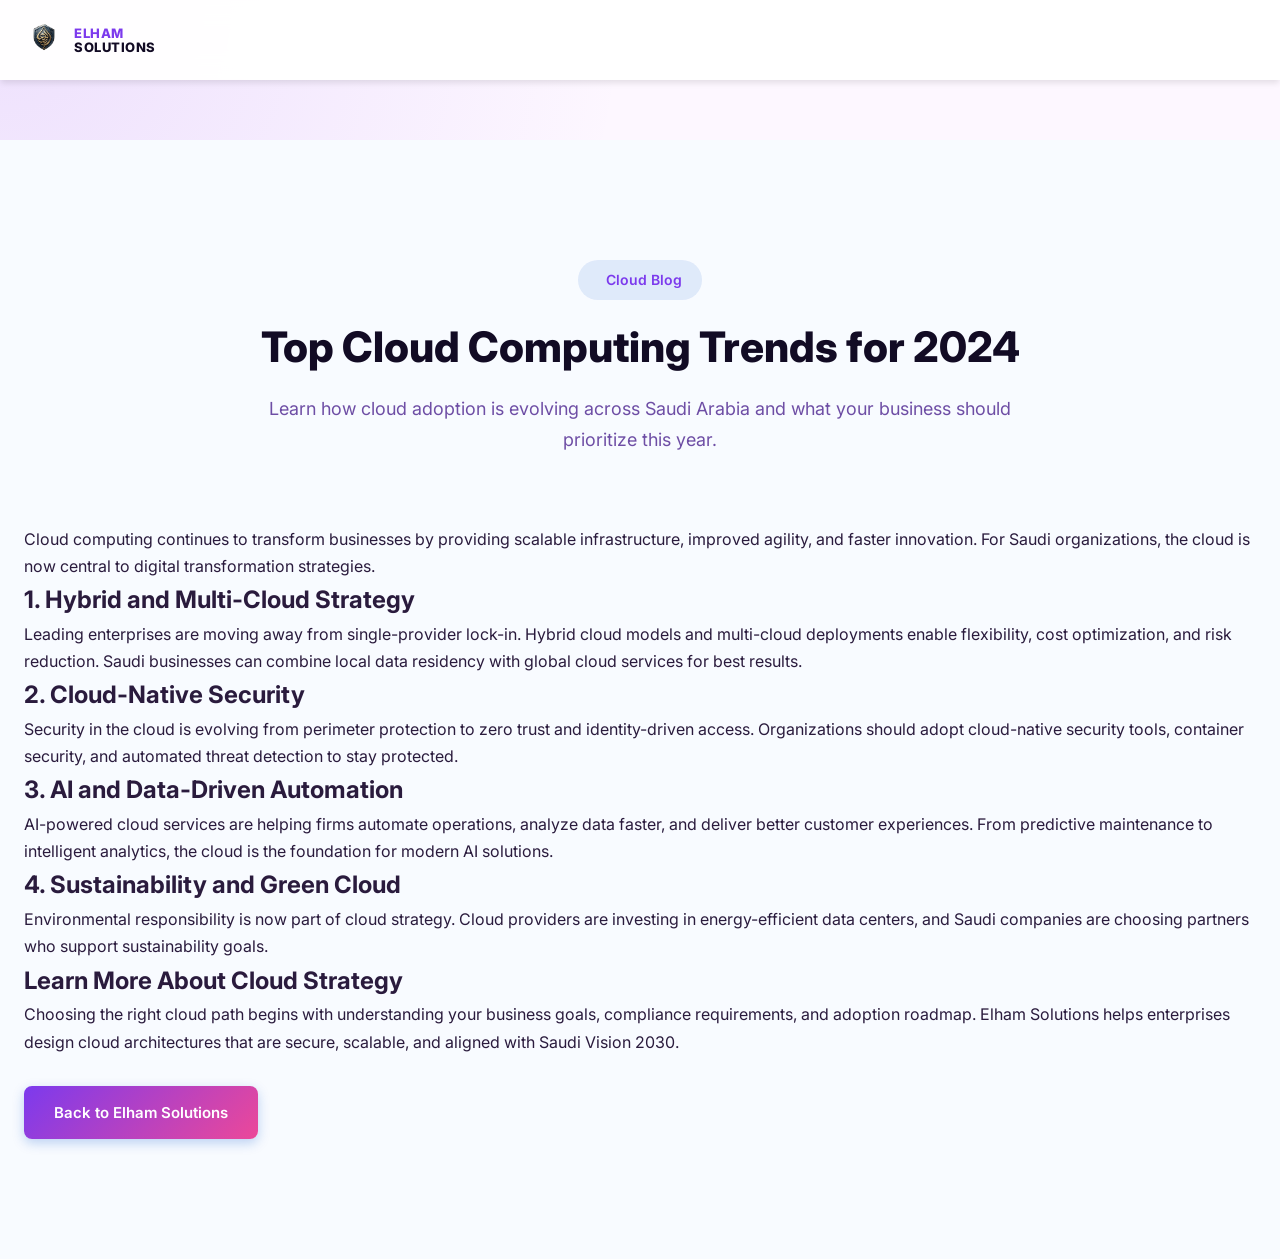
<file: blog-cloud-computing-trends.html>
<!DOCTYPE html>
<html lang="en" dir="ltr">
<head>
    <meta charset="UTF-8">
    <meta name="viewport" content="width=device-width, initial-scale=1.0">
    <title>Top Cloud Computing Trends for 2024 | Elham Solutions</title>
    <meta name="description" content="Discover the top cloud computing trends for 2024 and how Saudi businesses can leverage cloud technologies for growth, efficiency, and security.">
    <link rel="icon" href="images/logo/main-logo.png">
    <link href="https://fonts.googleapis.com/css2?family=Inter:wght@300;400;500;600;700;800;900&family=Tajawal:wght@300;400;500;700;800;900&display=swap" rel="stylesheet">
    <link rel="stylesheet" href="css/main.css">
    <link rel="stylesheet" href="css/responsive.css">
</head>
<body>
    <header class="header scrolled">
        <div class="header-main">
            <div class="container">
                <div class="nav-container">
                    <a href="index.html" class="logo">
                        <img src="images/logo/main-logo.png" alt="Elham Solutions" class="main-logo">
                        <div class="logo-text"><span>ELHAM</span> SOLUTIONS</div>
                    </a>
                </div>
            </div>
        </div>
    </header>

    <main style="padding-top: 140px;">
        <section class="section-padding" style="background: #f8fbff; padding-top: 120px; padding-bottom: 120px;">
            <div class="container">
                <div class="section-header" data-aos="fade-up">
                    <div class="section-badge"><i class="fas fa-cloud"></i><span>Cloud Blog</span></div>
                    <h1 class="section-title">Top Cloud Computing Trends for 2024</h1>
                    <p class="section-description">Learn how cloud adoption is evolving across Saudi Arabia and what your business should prioritize this year.</p>
                </div>

                <div class="blog-article" style="margin-top: 40px;">
                    <p>Cloud computing continues to transform businesses by providing scalable infrastructure, improved agility, and faster innovation. For Saudi organizations, the cloud is now central to digital transformation strategies.</p>
                    <h2>1. Hybrid and Multi-Cloud Strategy</h2>
                    <p>Leading enterprises are moving away from single-provider lock-in. Hybrid cloud models and multi-cloud deployments enable flexibility, cost optimization, and risk reduction. Saudi businesses can combine local data residency with global cloud services for best results.</p>
                    <h2>2. Cloud-Native Security</h2>
                    <p>Security in the cloud is evolving from perimeter protection to zero trust and identity-driven access. Organizations should adopt cloud-native security tools, container security, and automated threat detection to stay protected.</p>
                    <h2>3. AI and Data-Driven Automation</h2>
                    <p>AI-powered cloud services are helping firms automate operations, analyze data faster, and deliver better customer experiences. From predictive maintenance to intelligent analytics, the cloud is the foundation for modern AI solutions.</p>
                    <h2>4. Sustainability and Green Cloud</h2>
                    <p>Environmental responsibility is now part of cloud strategy. Cloud providers are investing in energy-efficient data centers, and Saudi companies are choosing partners who support sustainability goals.</p>
                    <h2 id="learn-more">Learn More About Cloud Strategy</h2>
                    <p>Choosing the right cloud path begins with understanding your business goals, compliance requirements, and adoption roadmap. Elham Solutions helps enterprises design cloud architectures that are secure, scalable, and aligned with Saudi Vision 2030.</p>
                    <a href="index.html#portfolio" class="btn btn-primary" style="margin-top: 30px; display: inline-flex; align-items: center; gap: 10px;">Back to Elham Solutions</a>
                </div>
            </div>
        </section>
    </main>
</body>
</html>
</file>
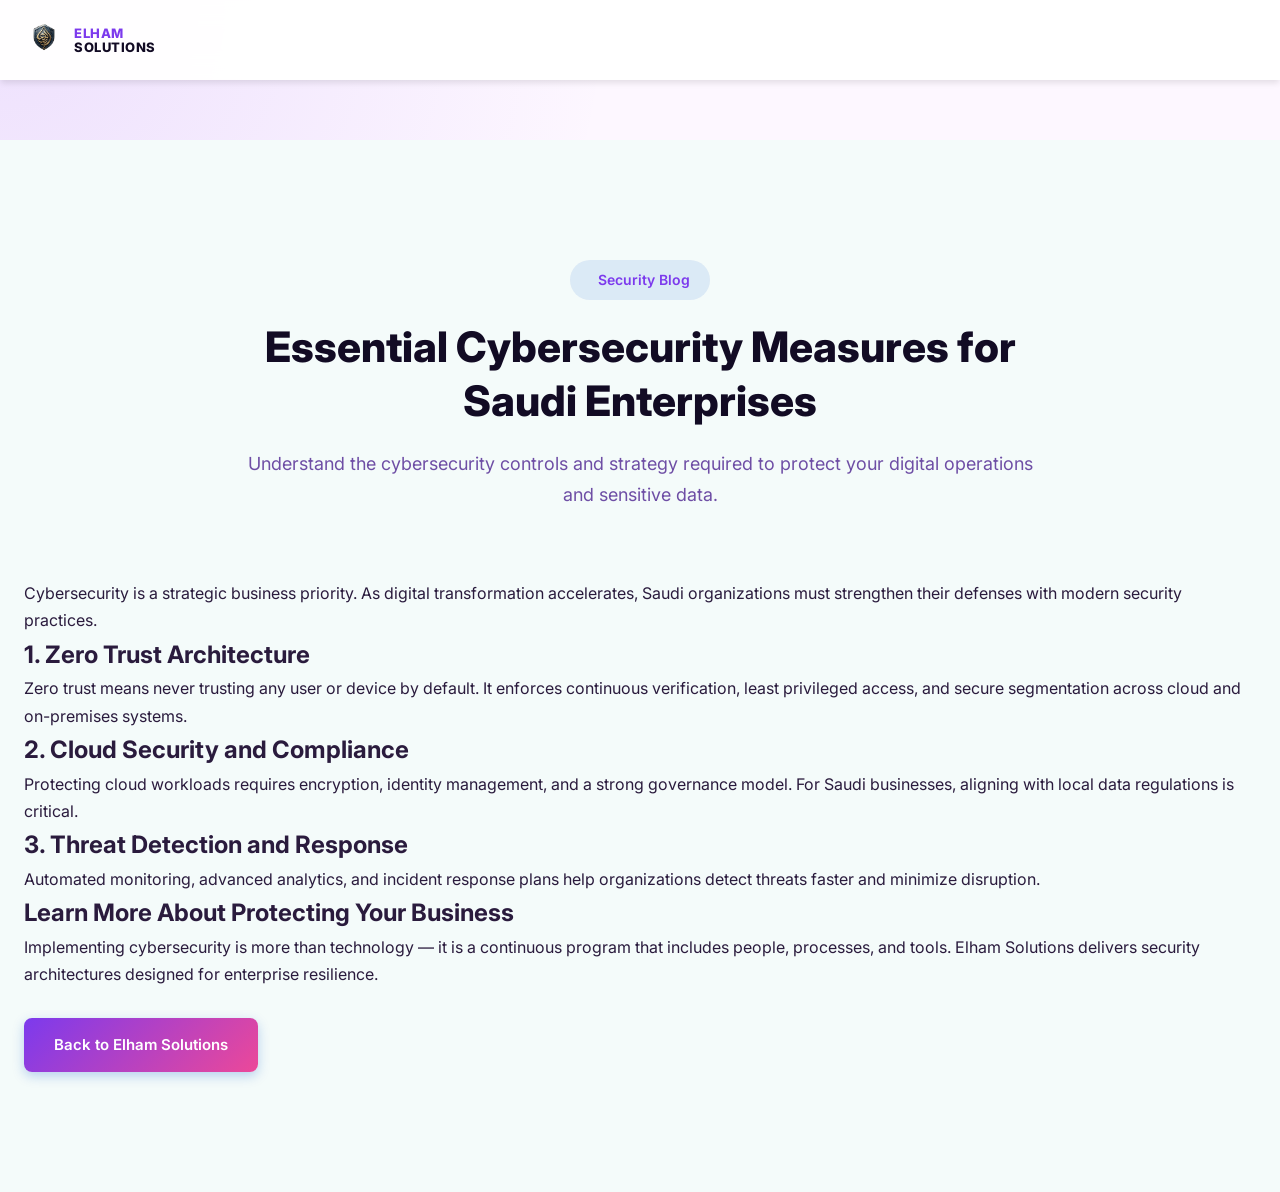
<file: blog-cybersecurity-measures.html>
<!DOCTYPE html>
<html lang="en" dir="ltr">
<head>
    <meta charset="UTF-8">
    <meta name="viewport" content="width=device-width, initial-scale=1.0">
    <title>Essential Cybersecurity Measures | Elham Solutions</title>
    <meta name="description" content="Explore essential cybersecurity measures for Saudi businesses, including best practices for protecting data, systems, and operations from cyber threats.">
    <link rel="icon" href="images/logo/main-logo.png">
    <link href="https://fonts.googleapis.com/css2?family=Inter:wght@300;400;500;600;700;800;900&family=Tajawal:wght@300;400;500;700;800;900&display=swap" rel="stylesheet">
    <link rel="stylesheet" href="css/main.css">
    <link rel="stylesheet" href="css/responsive.css">
</head>
<body>
    <header class="header scrolled">
        <div class="header-main">
            <div class="container">
                <div class="nav-container">
                    <a href="index.html" class="logo">
                        <img src="images/logo/main-logo.png" alt="Elham Solutions" class="main-logo">
                        <div class="logo-text"><span>ELHAM</span> SOLUTIONS</div>
                    </a>
                </div>
            </div>
        </div>
    </header>

    <main style="padding-top: 140px;">
        <section class="section-padding" style="background: #f4fbfa; padding-top: 120px; padding-bottom: 120px;">
            <div class="container">
                <div class="section-header" data-aos="fade-up">
                    <div class="section-badge"><i class="fas fa-shield-alt"></i><span>Security Blog</span></div>
                    <h1 class="section-title">Essential Cybersecurity Measures for Saudi Enterprises</h1>
                    <p class="section-description">Understand the cybersecurity controls and strategy required to protect your digital operations and sensitive data.</p>
                </div>

                <div class="blog-article" style="margin-top: 40px;">
                    <p>Cybersecurity is a strategic business priority. As digital transformation accelerates, Saudi organizations must strengthen their defenses with modern security practices.</p>
                    <h2>1. Zero Trust Architecture</h2>
                    <p>Zero trust means never trusting any user or device by default. It enforces continuous verification, least privileged access, and secure segmentation across cloud and on-premises systems.</p>
                    <h2>2. Cloud Security and Compliance</h2>
                    <p>Protecting cloud workloads requires encryption, identity management, and a strong governance model. For Saudi businesses, aligning with local data regulations is critical.</p>
                    <h2>3. Threat Detection and Response</h2>
                    <p>Automated monitoring, advanced analytics, and incident response plans help organizations detect threats faster and minimize disruption.</p>
                    <h2 id="learn-more">Learn More About Protecting Your Business</h2>
                    <p>Implementing cybersecurity is more than technology — it is a continuous program that includes people, processes, and tools. Elham Solutions delivers security architectures designed for enterprise resilience.</p>
                    <a href="index.html#services" class="btn btn-primary" style="margin-top: 30px; display: inline-flex; align-items: center; gap: 10px;">Back to Elham Solutions</a>
                </div>
            </div>
        </section>
    </main>
</body>
</html>
</file>
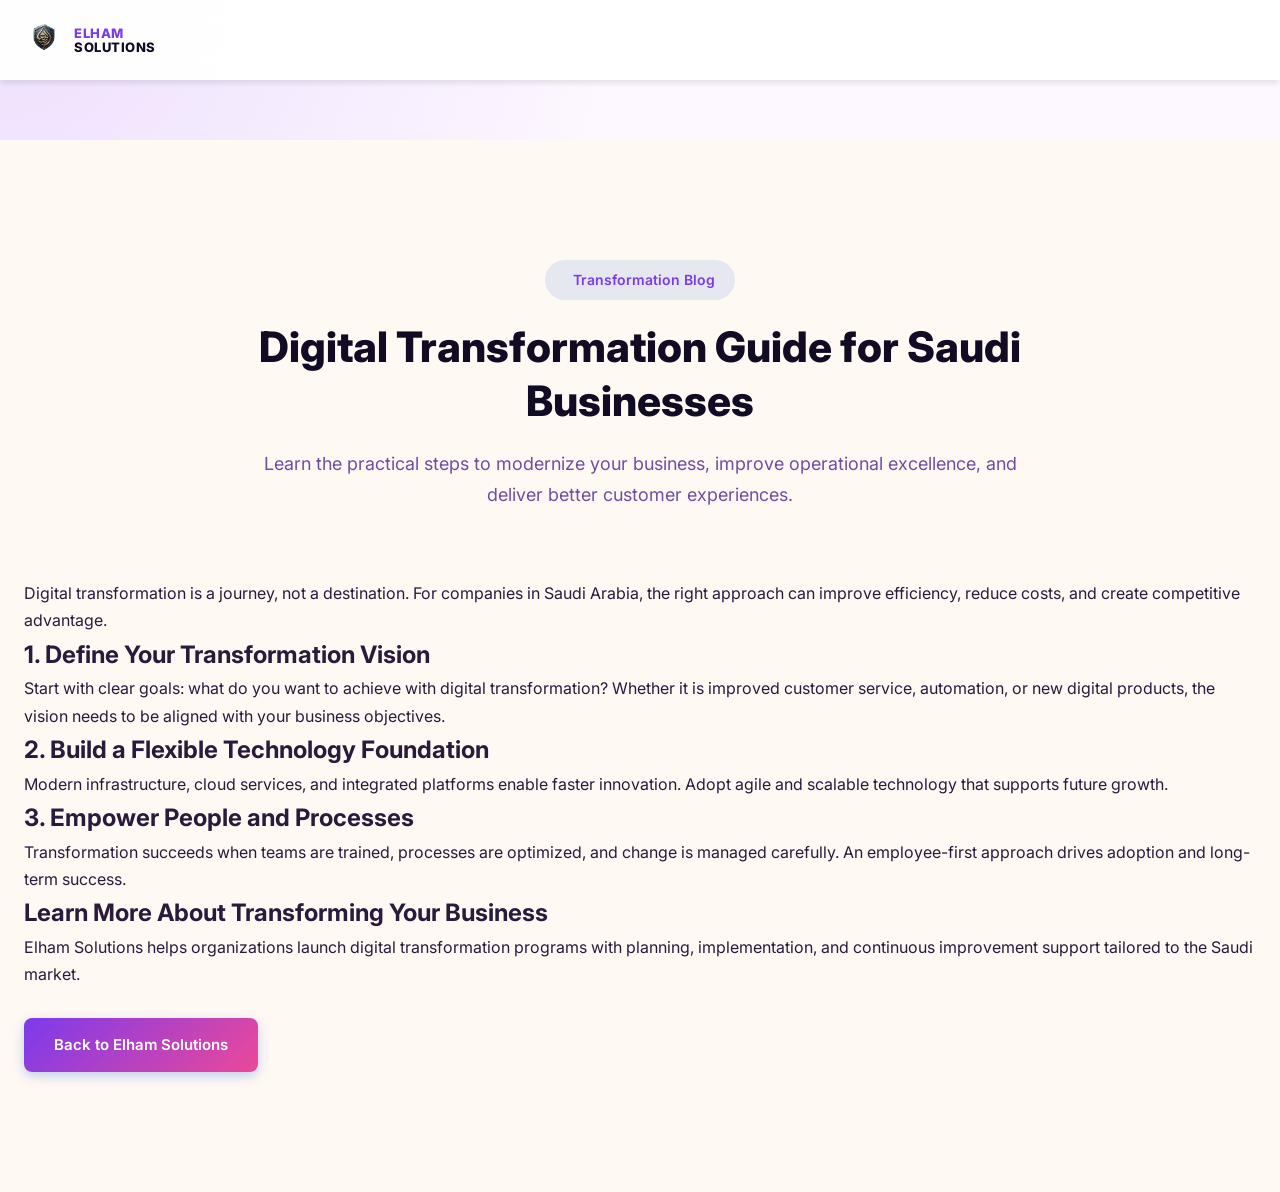
<file: blog-digital-transformation-guide.html>
<!DOCTYPE html>
<html lang="en" dir="ltr">
<head>
    <meta charset="UTF-8">
    <meta name="viewport" content="width=device-width, initial-scale=1.0">
    <title>Digital Transformation Guide for Saudi Businesses | Elham Solutions</title>
    <meta name="description" content="A practical digital transformation guide for Saudi businesses, including strategy, technology, and execution best practices.">
    <link rel="icon" href="images/logo/main-logo.png">
    <link href="https://fonts.googleapis.com/css2?family=Inter:wght@300;400;500;600;700;800;900&family=Tajawal:wght@300;400;500;700;800;900&display=swap" rel="stylesheet">
    <link rel="stylesheet" href="css/main.css">
    <link rel="stylesheet" href="css/responsive.css">
</head>
<body>
    <header class="header scrolled">
        <div class="header-main">
            <div class="container">
                <div class="nav-container">
                    <a href="index.html" class="logo">
                        <img src="images/logo/main-logo.png" alt="Elham Solutions" class="main-logo">
                        <div class="logo-text"><span>ELHAM</span> SOLUTIONS</div>
                    </a>
                </div>
            </div>
        </div>
    </header>

    <main style="padding-top: 140px;">
        <section class="section-padding" style="background: #fff9f4; padding-top: 120px; padding-bottom: 120px;">
            <div class="container">
                <div class="section-header" data-aos="fade-up">
                    <div class="section-badge"><i class="fas fa-lightbulb"></i><span>Transformation Blog</span></div>
                    <h1 class="section-title">Digital Transformation Guide for Saudi Businesses</h1>
                    <p class="section-description">Learn the practical steps to modernize your business, improve operational excellence, and deliver better customer experiences.</p>
                </div>

                <div class="blog-article" style="margin-top: 40px;">
                    <p>Digital transformation is a journey, not a destination. For companies in Saudi Arabia, the right approach can improve efficiency, reduce costs, and create competitive advantage.</p>
                    <h2>1. Define Your Transformation Vision</h2>
                    <p>Start with clear goals: what do you want to achieve with digital transformation? Whether it is improved customer service, automation, or new digital products, the vision needs to be aligned with your business objectives.</p>
                    <h2>2. Build a Flexible Technology Foundation</h2>
                    <p>Modern infrastructure, cloud services, and integrated platforms enable faster innovation. Adopt agile and scalable technology that supports future growth.</p>
                    <h2>3. Empower People and Processes</h2>
                    <p>Transformation succeeds when teams are trained, processes are optimized, and change is managed carefully. An employee-first approach drives adoption and long-term success.</p>
                    <h2 id="learn-more">Learn More About Transforming Your Business</h2>
                    <p>Elham Solutions helps organizations launch digital transformation programs with planning, implementation, and continuous improvement support tailored to the Saudi market.</p>
                    <a href="index.html#about" class="btn btn-primary" style="margin-top: 30px; display: inline-flex; align-items: center; gap: 10px;">Back to Elham Solutions</a>
                </div>
            </div>
        </section>
    </main>
</body>
</html>
</file>
<file: css/main.css>
/* ============================================
   ELHAM SOLUTIONS - MAIN STYLESHEET
   Professional IT Solutions Website
   ============================================ */

/* ========== CSS VARIABLES ========== */
:root {
    /* Colors */
    --primary-color: #7C3AED;
    --primary-dark: #5B21B6;
    --primary-light: #A855F7;
    --secondary-color: #EC4899;
    --accent-color: #F472B6;
    
    --dark-1: #120B24;
    --dark-2: #1E0E3B;
    --dark-3: #2F1A5F;
    
    --light-1: #F5E6FF;
    --light-2: #F8EEFF;
    --light-3: #EEE0FF;
    
    --white: #FFFFFF;
    --text-primary: #2A1B3D;
    --text-secondary: #6E4EA5;
    --border-color: #D8B8F8;
    
    /* Gradients */
    --gradient-primary: linear-gradient(135deg, #7C3AED 0%, #EC4899 100%);
    --gradient-secondary: linear-gradient(135deg, #A855F7 0%, #F472B6 100%);
    --gradient-dark: linear-gradient(135deg, #120B24 0%, #1E0E3B 100%);
    
    /* Shadows */
    --shadow-xs: 0 1px 2px 0 rgba(0, 0, 0, 0.05);
    --shadow-sm: 0 1px 3px 0 rgba(0, 0, 0, 0.1);
    --shadow-md: 0 4px 6px -1px rgba(0, 0, 0, 0.1);
    --shadow-lg: 0 10px 15px -3px rgba(0, 0, 0, 0.1);
    --shadow-xl: 0 20px 25px -5px rgba(0, 0, 0, 0.1);
    --shadow-2xl: 0 25px 50px -12px rgba(0, 0, 0, 0.25);
    
    /* Typography */
    --font-primary: 'Inter', -apple-system, sans-serif;
    --font-arabic: 'Tajawal', Arial, sans-serif;
    
    /* Spacing */
    --section-padding: 120px 0;
    --container-padding: 0 24px;
    --max-width: 1320px;
    
    /* Transitions */
    --transition: all 0.3s cubic-bezier(0.4, 0, 0.2, 1);
    --transition-slow: all 0.5s cubic-bezier(0.4, 0, 0.2, 1);
}

/* ========== RESET & BASE ========== */
* {
    margin: 0;
    padding: 0;
    box-sizing: border-box;
}

html {
    scroll-behavior: smooth;
    font-size: 16px;
}

body {
    font-family: var(--font-primary);
    color: var(--text-primary);
    line-height: 1.7;
    background: radial-gradient(circle at top left, rgba(124, 58, 237, 0.12), transparent 35%),
                radial-gradient(circle at bottom right, rgba(236, 72, 153, 0.12), transparent 30%),
                #FDF7FF;
    overflow-x: hidden;
    -webkit-font-smoothing: antialiased;
}

body[dir="rtl"] {
    font-family: var(--font-arabic);
}

img {
    max-width: 100%;
    height: auto;
    display: block;
    -webkit-user-drag: none;
    user-select: none;
    image-rendering: -webkit-optimize-contrast;
}

picture {
    display: contents;
}

a {
    text-decoration: none;
    color: inherit;
    transition: var(--transition);
}

ul {
    list-style: none;
}

button {
    font-family: inherit;
    border: none;
    cursor: pointer;
    transition: var(--transition);
}

input, select, textarea {
    font-family: inherit;
}

/* ========== UTILITIES ========== */
.container {
    max-width: var(--max-width);
    margin: 0 auto;
    padding: var(--container-padding);
    width: 100%;
}

.section-padding {
    padding: var(--section-padding);
}

.gradient-text {
    background: var(--gradient-primary);
    -webkit-background-clip: text;
    -webkit-text-fill-color: transparent;
    background-clip: text;
}

/* ========== PRELOADER ========== */
.preloader {
    position: fixed;
    top: 0;
    left: 0;
    width: 100%;
    height: 100%;
    background: var(--white);
    display: flex;
    align-items: center;
    justify-content: center;
    z-index: 99999;
    transition: opacity 0.3s ease;
}

.preloader.fade-out {
    opacity: 0;
    pointer-events: none;
}

.preloader-spinner {
    width: 50px;
    height: 50px;
    border: 4px solid var(--light-3);
    border-top-color: var(--primary-color);
    border-radius: 50%;
    animation: spin 0.8s linear infinite;
}

@keyframes spin {
    to { transform: rotate(360deg); }
}

.preloader-text {
    margin-top: 20px;
    font-size: 14px;
    font-weight: 600;
    color: var(--text-secondary);
    letter-spacing: 2px;
    text-transform: uppercase;
}

/* ========== HEADER ========== */
.header {
    position: fixed;
    top: 0;
    left: 0;
    width: 100%;
    z-index: 1000;
    background: transparent;
    transition: var(--transition);
}

.header.scrolled {
    background: rgba(255, 255, 255, 0.96);
    backdrop-filter: blur(12px);
    box-shadow: var(--shadow-md);
}

.header-hidden {
    transform: translateY(-100%);
}

.header-top {
    background: rgba(10, 25, 41, 0.9);
    color: var(--white);
    padding: 10px 0;
    font-size: 13px;
}

.header-top .container {
    display: flex;
    justify-content: space-between;
    align-items: center;
}

.header-top-left,
.header-top-right {
    display: flex;
    gap: 30px;
}

.header-top-item {
    display: flex;
    align-items: center;
    gap: 8px;
}

.header-top-item i {
    color: var(--secondary-color);
}

.header-main {
    padding: 20px 0;
}

.nav-container {
    display: flex;
    align-items: center;
    justify-content: space-between;
}

.logo {
    display: flex;
    align-items: center;
    gap: 10px;
    font-size: 18px;
    font-weight: 800;
    color: var(--primary-color);
}

.logo-icon {
    width: 45px;
    height: 45px;
    background: var(--gradient-primary);
    border-radius: 10px;
    display: flex;
    align-items: center;
    justify-content: center;
    color: var(--white);
    font-size: 20px;
}

.logo img,
.main-logo {
    max-height: 40px;
    width: auto;
    display: block;
}

.logo-text {
    color: rgba(255, 255, 255, 0.17);
    font-size: 13px;
    font-weight: 800;
    line-height: 1.1;
    letter-spacing: 0.5px;
}

.logo-text span {
    display: block;
    color: rgba(255, 255, 255, 0.9);
}

.header.scrolled .logo-text {
    color: var(--dark-1);
}

.header.scrolled .logo-text span {
    color: var(--primary-color);
}

.nav-menu {
    display: flex;
    align-items: center;
    gap: 35px;
}

.nav-link {
    font-size: 15px;
    font-weight: 500;
    color: #fff;
    position: relative;
    padding: 8px 0;
}

.header.scrolled .nav-link {
    color: var(--text-primary);
}

.nav-link::after {
    content: '';
    position: absolute;
    bottom: 0;
    left: 0;
    width: 0;
    height: 2px;
    background: var(--primary-color);
    transition: width 0.3s ease;
}

.nav-link:hover::after,
.nav-link.active::after {
    width: 100%;
}

/* ========== DROPDOWN MENU ========== */
.nav-dropdown {
    position: relative;
    group: nav-dropdown / auto;
}

.nav-dropdown > .nav-link {
    display: flex;
    align-items: center;
    gap: 5px;
}

.nav-dropdown > .nav-link::before {
    content: '';
    width: 0;
    height: 0;
    border-left: 4px solid transparent;
    border-right: 4px solid transparent;
    border-top: 5px solid currentColor;
    transition: transform 0.3s ease;
}

.nav-dropdown:hover > .nav-link::before {
    transform: rotate(180deg);
}

.dropdown-menu {
    position: absolute;
    top: calc(100% + 15px);
    left: 0;
    background: var(--white);
    border-radius: 12px;
    box-shadow: 0 10px 40px rgba(0, 0, 0, 0.15);
    opacity: 0;
    visibility: hidden;
    transform: translateY(-10px);
    transition: all 0.3s cubic-bezier(0.4, 0, 0.2, 1);
    z-index: 1001;
    min-width: 280px;
    padding: 20px 0;
    backdrop-filter: blur(8px);
    border: 1px solid rgba(255, 255, 255, 0.2);
}

.dropdown-menu.dropdown-menu-small {
    min-width: 200px;
    padding: 10px 0;
}

.nav-dropdown:hover .dropdown-menu {
    opacity: 1;
    visibility: visible;
    transform: translateY(0);
}

.dropdown-menu.dropdown-menu-small .dropdown-link {
    padding: 10px 20px;
    font-size: 14px;
}

.dropdown-menu > .dropdown-column {
    padding: 0 20px;
    margin-bottom: 20px;
}

.dropdown-menu > .dropdown-column:last-child {
    margin-bottom: 0;
}

.dropdown-menu > .dropdown-column h4 {
    font-size: 12px;
    font-weight: 700;
    text-transform: uppercase;
    color: var(--primary-color);
    margin-bottom: 12px;
    letter-spacing: 0.5px;
}

.dropdown-link {
    display: block;
    padding: 10px 0;
    font-size: 14px;
    color: var(--text-primary);
    transition: var(--transition);
    border-left: 3px solid transparent;
    padding-left: 10px;
}

.dropdown-link:hover {
    color: var(--primary-color);
    border-left-color: var(--primary-color);
    transform: translateX(5px);
}

.header.scrolled .dropdown-menu {
    box-shadow: 0 10px 40px rgba(0, 0, 0, 0.12);
}

.nav-actions {
    display: flex;
    align-items: center;
    gap: 20px;
}

.lang-switcher {
    display: flex;
    align-items: center;
    gap: 5px;
    padding: 8px 16px;
    background: var(--light-2);
    border-radius: 25px;
    font-size: 14px;
    font-weight: 600;
    cursor: pointer;
    border: none;
}

.lang-switcher:hover {
    background: var(--light-3);
}

.mobile-menu-toggle {
    display: none;
    flex-direction: column;
    gap: 5px;
    background: none;
    padding: 8px;
}

.mobile-menu-toggle span {
    width: 25px;
    height: 3px;
    background: var(--dark-1);
    border-radius: 3px;
    transition: var(--transition);
}

/* ========== BUTTONS ========== */
.btn {
    display: inline-flex;
    align-items: center;
    justify-content: center;
    gap: 8px;
    padding: 14px 30px;
    font-size: 15px;
    font-weight: 600;
    border-radius: 8px;
    transition: var(--transition);
    cursor: pointer;
    border: none;
    min-height: 44px;
    min-width: 44px;
    white-space: nowrap;
}

.btn-primary {
    background: var(--gradient-primary);
    color: var(--white);
    box-shadow: 0 4px 12px rgba(0, 82, 204, 0.25);
}

.btn-primary:hover {
    transform: translateY(-2px);
    box-shadow: 0 6px 20px rgba(0, 82, 204, 0.35);
}

.btn-primary:active {
    transform: translateY(0);
}

.btn-outline {
    border: 2px solid var(--primary-color);
    color: var(--primary-color);
    background: transparent;
}

.btn-outline:hover {
    background: var(--primary-color);
    color: var(--white);
}

.btn-outline:active {
    opacity: 0.9;
}

.btn-large {
    padding: 18px 40px;
    font-size: 16px;
    min-height: 48px;
}

.btn-white {
    background: var(--white);
    color: var(--primary-color);
}

.btn-white:hover {
    background: var(--light-2);
}

.btn-white:active {
    background: var(--light-3);
}

/* ========== HERO SECTION ========== */
.hero {
    position: relative;
    min-height: 100vh;
    display: flex;
    align-items: center;
    padding-top: 160px;
    padding-bottom: 80px;
    background: var(--gradient-dark);
    overflow: hidden;
}

.hero-shapes {
    position: absolute;
    width: 100%;
    height: 100%;
    overflow: hidden;
}

.hero-shape {
    position: absolute;
    border-radius: 50%;
    opacity: 0.16;
    animation: float 20s infinite;
}

.hero-shape-1 {
    width: 500px;
    height: 500px;
    background: rgba(168, 85, 247, 0.45);
    top: -250px;
    right: -100px;
}

.hero-shape-2 {
    width: 400px;
    height: 400px;
    background: rgba(236, 72, 153, 0.35);
    bottom: -200px;
    left: -100px;
    animation-delay: 5s;
}

.hero-shape-3 {
    width: 300px;
    height: 300px;
    background: rgba(244, 114, 182, 0.3);
    top: 50%;
    left: 50%;
    animation-delay: 10s;
}

@keyframes float {
    0%, 100% { transform: translate(0, 0); }
    25% { transform: translate(30px, -30px); }
    50% { transform: translate(-20px, 20px); }
    75% { transform: translate(20px, 15px); }
}

.hero-grid {
    display: grid;
    grid-template-columns: 1.2fr 1fr;
    gap: 60px;
    align-items: center;
    position: relative;
    z-index: 2;
}

.hero-badge {
    display: inline-flex;
    align-items: center;
    gap: 10px;
    padding: 12px 24px;
    background: rgba(255, 255, 255, 0.1);
    backdrop-filter: blur(10px);
    border: 1px solid rgba(255, 255, 255, 0.2);
    border-radius: 50px;
    font-size: 14px;
    font-weight: 600;
    margin-bottom: 30px;
    color: var(--secondary-color);
}

.hero-title {
    font-size: 58px;
    font-weight: 800;
    line-height: 1.2;
    margin-bottom: 25px;
    color: var(--white);
}

.hero-title .highlight {
    color: var(--secondary-color);
}

.hero-description {
    font-size: 18px;
    line-height: 1.8;
    color: rgba(255, 255, 255, 0.85);
    margin-bottom: 40px;
}

.hero-buttons {
    display: flex;
    gap: 20px;
    flex-wrap: wrap;
    margin-bottom: 60px;
}

.hero-stats {
    display: grid;
    grid-template-columns: repeat(3, 1fr);
    gap: 30px;
}

.stat-card {
    text-align: center;
    padding: 25px;
    background: rgba(255, 255, 255, 0.05);
    backdrop-filter: blur(10px);
    border: 1px solid rgba(255, 255, 255, 0.1);
    border-radius: 12px;
    transition: var(--transition);
}

.stat-card:hover {
    background: rgba(255, 255, 255, 0.1);
    transform: translateY(-5px);
}

.stat-number {
    font-size: 42px;
    font-weight: 800;
    color: var(--secondary-color);
    margin-bottom: 8px;
}

.stat-label {
    font-size: 14px;
    color: rgba(255, 255, 255, 0.8);
}

.hero-image-main {
    width: 100%;
    height: 500px;
    background: var(--gradient-primary);
    border-radius: 20px;
    display: flex;
    align-items: center;
    justify-content: center;
    color: var(--white);
    font-size: 24px;
    font-weight: 700;
    box-shadow: var(--shadow-2xl);
    animation: float-gentle 6s ease-in-out infinite;
    position: relative;
    overflow: hidden;
}

.hero-image-main img {
    position: absolute;
    top: 0;
    left: 0;
    width: 100%;
    height: 100%;
    object-fit: cover;
    z-index: 1;
}

.hero-image-overlay {
    position: absolute;
    top: 24px;
    left: 24px;
    z-index: 2;
    max-width: calc(100% - 48px);
    background: rgba(0, 0, 0, 0.45);
    color: #fff;
    padding: 18px 24px;
    border-radius: 18px;
    backdrop-filter: blur(10px);
}

.hero-image-overlay span {
    display: block;
    font-size: 14px;
    letter-spacing: 0.08em;
    text-transform: uppercase;
    margin-bottom: 10px;
    opacity: 0.85;
}

.hero-image-overlay h3 {
    font-size: 26px;
    margin: 0;
    line-height: 1.3;
}

@media (max-width: 1024px) {
    .hero-image-overlay {
        top: 16px;
        left: 16px;
        right: 16px;
        max-width: unset;
    }

    .hero-image-overlay h3 {
        font-size: 22px;
    }
}


@keyframes float-gentle {
    0%, 100% { transform: translateY(0); }
    50% { transform: translateY(-20px); }
}

.floating-card {
    position: absolute;
    padding: 15px 20px;
    background: var(--white);
    border-radius: 12px;
    box-shadow: var(--shadow-xl);
    display: flex;
    align-items: center;
    gap: 12px;
    animation: float-card 4s ease-in-out infinite;
}

.floating-card-icon {
    width: 45px;
    height: 45px;
    background: var(--gradient-primary);
    border-radius: 10px;
    display: flex;
    align-items: center;
    justify-content: center;
    color: var(--white);
    font-size: 20px;
}

.floating-card-text {
    font-size: 14px;
    font-weight: 600;
    color: var(--text-primary);
}

.floating-card-1 {
    top: 10%;
    right: -15%;
}

.floating-card-2 {
    bottom: 15%;
    left: -10%;
    animation-delay: 2s;
}

@keyframes float-card {
    0%, 100% { transform: translateY(0); }
    50% { transform: translateY(-15px); }
}

/* ========== SECTION HEADER ========== */
.section-header {
    text-align: center;
    max-width: 800px;
    margin: 0 auto 70px;
}

.section-badge {
    display: inline-flex;
    align-items: center;
    gap: 8px;
    padding: 8px 20px;
    background: rgba(0, 82, 204, 0.1);
    color: var(--primary-color);
    border-radius: 50px;
    font-size: 14px;
    font-weight: 600;
    margin-bottom: 20px;
}

.section-title {
    font-size: 42px;
    font-weight: 800;
    line-height: 1.3;
    color: var(--dark-1);
    margin-bottom: 20px;
}

.section-description {
    font-size: 18px;
    color: var(--text-secondary);
    line-height: 1.7;
}

/* ========== SERVICES SECTION ========== */
.services-section {
    background: var(--light-1);
}

.services-grid {
    display: grid;
    grid-template-columns: repeat(auto-fit, minmax(350px, 1fr));
    gap: 30px;
}

.service-card {
    background: var(--white);
    padding: 40px;
    border-radius: 16px;
    box-shadow: var(--shadow-sm);
    transition: var(--transition-slow);
    border: 1px solid var(--border-color);
    position: relative;
    overflow: hidden;
}

.service-card::before {
    content: '';
    position: absolute;
    top: 0;
    left: 0;
    width: 100%;
    height: 4px;
    background: var(--gradient-primary);
    transform: scaleX(0);
    transition: transform 0.5s ease;
}

.service-card:hover {
    transform: translateY(-8px);
    box-shadow: var(--shadow-xl);
    border-color: var(--primary-color);
}

.service-card:hover::before {
    transform: scaleX(1);
}

.service-icon {
    width: 70px;
    height: 70px;
    background: rgba(0, 82, 204, 0.1);
    border-radius: 12px;
    display: flex;
    align-items: center;
    justify-content: center;
    font-size: 32px;
    color: var(--primary-color);
    margin-bottom: 25px;
    transition: var(--transition);
}

.service-card:hover .service-icon {
    background: var(--gradient-primary);
    color: var(--white);
    transform: scale(1.1) rotate(5deg);
}

.service-title {
    font-size: 22px;
    font-weight: 700;
    color: var(--dark-1);
    margin-bottom: 15px;
}

.service-description {
    font-size: 15px;
    color: var(--text-secondary);
    line-height: 1.7;
    margin-bottom: 20px;
}

.service-features {
    margin-bottom: 25px;
}

.service-features li {
    font-size: 14px;
    color: var(--text-secondary);
    margin-bottom: 10px;
    padding-left: 25px;
    position: relative;
}

.service-features li::before {
    content: '\f00c';
    font-family: 'Font Awesome 6 Free';
    font-weight: 900;
    position: absolute;
    left: 0;
    color: var(--secondary-color);
}

.service-link {
    display: inline-flex;
    align-items: center;
    gap: 8px;
    color: var(--primary-color);
    font-weight: 600;
    font-size: 15px;
}

.service-link:hover {
    gap: 12px;
}

/* ========== ABOUT SECTION ========== */
.about-section {
    background: var(--white);
}

.about-grid {
    display: grid;
    grid-template-columns: 1fr 1fr;
    gap: 80px;
    align-items: center;
}

.about-image-main {
    width: 100%;
    height: 500px;
    background: var(--gradient-secondary);
    border-radius: 20px;
    box-shadow: var(--shadow-xl);
    display: flex;
    align-items: center;
    justify-content: center;
    color: var(--white);
    font-size: 24px;
    font-weight: 700;
    position: relative;
    overflow: hidden;
}

.about-image-main img {
    width: 100%;
    height: 100%;
    object-fit: cover;
}

.about-experience {
    position: absolute;
    bottom: 30px;
    right: 30px;
    width: 140px;
    height: 140px;
    background: var(--gradient-primary);
    border-radius: 50%;
    display: flex;
    flex-direction: column;
    align-items: center;
    justify-content: center;
    color: var(--white);
    box-shadow: var(--shadow-2xl);
    animation: pulse-slow 3s ease-in-out infinite;
}

@keyframes pulse-slow {
    0%, 100% { transform: scale(1); }
    50% { transform: scale(1.05); }
}

.about-experience-number {
    font-size: 42px;
    font-weight: 800;
    line-height: 1;
}

.about-experience-text {
    font-size: 14px;
    font-weight: 600;
    margin-top: 5px;
}

.about-content h3 {
    font-size: 32px;
    font-weight: 700;
    color: var(--dark-1);
    margin-bottom: 20px;
}

.about-content p {
    font-size: 16px;
    color: var(--text-secondary);
    line-height: 1.8;
    margin-bottom: 25px;
}

.about-features {
    display: grid;
    gap: 20px;
    margin-bottom: 35px;
}

.about-feature-item {
    display: flex;
    gap: 20px;
    padding: 25px;
    background: var(--light-1);
    border-radius: 12px;
    border-left: 4px solid var(--primary-color);
}

.about-feature-icon {
    width: 50px;
    height: 50px;
    background: var(--gradient-primary);
    border-radius: 10px;
    display: flex;
    align-items: center;
    justify-content: center;
    color: var(--white);
    font-size: 22px;
    flex-shrink: 0;
}

.about-feature-content h4 {
    font-size: 18px;
    font-weight: 700;
    color: var(--dark-1);
    margin-bottom: 8px;
}

.about-feature-content p {
    font-size: 14px;
    color: var(--text-secondary);
    margin: 0;
}

/* ========== PORTFOLIO SECTION ========== */
.portfolio-section {
    background: var(--light-1);
}

.portfolio-filters {
    display: flex;
    justify-content: center;
    gap: 15px;
    margin-bottom: 50px;
    flex-wrap: wrap;
}

.filter-btn {
    padding: 12px 30px;
    background: var(--white);
    border: 2px solid var(--border-color);
    border-radius: 50px;
    font-size: 15px;
    font-weight: 600;
    color: var(--text-primary);
    cursor: pointer;
}

.filter-btn:hover,
.filter-btn.active {
    background: var(--primary-color);
    border-color: var(--primary-color);
    color: var(--white);
}

.portfolio-grid {
    display: grid;
    grid-template-columns: repeat(auto-fit, minmax(350px, 1fr));
    gap: 30px;
}

.portfolio-card {
    background: var(--white);
    border-radius: 16px;
    overflow: hidden;
    box-shadow: var(--shadow-md);
    transition: var(--transition-slow);
}

.portfolio-card:hover {
    transform: translateY(-8px);
    box-shadow: var(--shadow-2xl);
}

.portfolio-image {
    position: relative;
    height: 280px;
    overflow: hidden;
}

.portfolio-image img {
    width: 100%;
    height: 100%;
    object-fit: cover;
    transition: var(--transition-slow);
}

.portfolio-card:hover .portfolio-image img {
    transform: scale(1.1);
}

.portfolio-overlay {
    position: absolute;
    top: 0;
    left: 0;
    width: 100%;
    height: 100%;
    background: linear-gradient(135deg, rgba(0, 82, 204, 0.95) 0%, rgba(0, 101, 255, 0.9) 100%);
    display: flex;
    align-items: center;
    justify-content: center;
    opacity: 0;
    transition: var(--transition);
}

.portfolio-card:hover .portfolio-overlay {
    opacity: 1;
}

.portfolio-overlay-btn {
    padding: 14px 28px;
    background: var(--white);
    color: var(--primary-color);
    border-radius: 8px;
    font-weight: 600;
    display: flex;
    align-items: center;
    gap: 8px;
    cursor: pointer;
}

.portfolio-content {
    padding: 30px;
}

.portfolio-category {
    display: inline-block;
    padding: 6px 16px;
    background: rgba(0, 82, 204, 0.1);
    color: var(--primary-color);
    border-radius: 20px;
    font-size: 13px;
    font-weight: 600;
    margin-bottom: 15px;
}

.portfolio-title {
    font-size: 20px;
    font-weight: 700;
    color: var(--dark-1);
    margin-bottom: 10px;
}

.portfolio-description {
    font-size: 14px;
    color: var(--text-secondary);
    line-height: 1.6;
}

/* ========== CLIENTS & TESTIMONIALS ========== */
.clients-section {
    background: var(--white);
}

.clients-grid {
    display: grid;
    grid-template-columns: repeat(auto-fit, minmax(200px, 1fr));
    gap: 30px;
    margin-bottom: 80px;
}

.client-logo {
    display: flex;
    align-items: center;
    justify-content: center;
    padding: 30px;
    background: var(--light-1);
    border-radius: 12px;
    min-height: 120px;
    transition: var(--transition);
}

.client-logo:hover {
    background: var(--white);
    box-shadow: var(--shadow-lg);
    transform: translateY(-5px);
}

.client-logo img {
    max-width: 150px;
    filter: grayscale(100%);
    opacity: 0.6;
    transition: var(--transition);
}

.client-logo:hover img {
    filter: grayscale(0%);
    opacity: 1;
}

.testimonials-grid {
    display: grid;
    grid-template-columns: repeat(auto-fit, minmax(350px, 1fr));
    gap: 30px;
}

.testimonial-card {
    background: var(--light-1);
    padding: 40px;
    border-radius: 16px;
    position: relative;
}

.testimonial-quote {
    position: absolute;
    top: 20px;
    right: 30px;
    font-size: 60px;
    color: rgba(236, 72, 153, 0.12);
    font-family: Georgia, serif;
}

.testimonial-stars {
    display: flex;
    gap: 5px;
    margin-bottom: 20px;
}

.testimonial-stars i {
    color: var(--secondary-color);
    font-size: 16px;
}

.testimonial-text {
    font-size: 16px;
    line-height: 1.8;
    color: var(--text-primary);
    margin-bottom: 25px;
    font-style: italic;
}

.testimonial-author {
    display: flex;
    align-items: center;
    gap: 15px;
}

.testimonial-avatar {
    width: 60px;
    height: 60px;
    background: var(--gradient-primary);
    border-radius: 50%;
    display: flex;
    align-items: center;
    justify-content: center;
    color: var(--white);
    font-size: 24px;
    font-weight: 700;
    overflow: hidden;
}

.testimonial-avatar img {
    width: 100%;
    height: 100%;
    object-fit: cover;
}

.testimonial-author-info h4 {
    font-size: 16px;
    font-weight: 700;
    color: var(--dark-1);
    margin-bottom: 3px;
}

.testimonial-author-info p {
    font-size: 13px;
    color: var(--text-secondary);
    margin: 0;
}

/* ========== CONTACT SECTION ========== */
.contact-section {
    background: var(--dark-1);
    color: var(--white);
}

.contact-grid {
    display: grid;
    grid-template-columns: 1fr 1.5fr;
    gap: 60px;
}

.contact-info h3 {
    font-size: 32px;
    font-weight: 700;
    margin-bottom: 15px;
}

.contact-info p {
    font-size: 16px;
    color: rgba(255, 255, 255, 0.8);
    margin-bottom: 40px;
}

.contact-items {
    display: grid;
    gap: 25px;
}

.contact-item {
    display: flex;
    gap: 20px;
}

.contact-item-icon {
    width: 50px;
    height: 50px;
    background: rgba(255, 255, 255, 0.1);
    border-radius: 10px;
    display: flex;
    align-items: center;
    justify-content: center;
    color: var(--secondary-color);
    font-size: 20px;
    flex-shrink: 0;
}

.contact-item-content h4 {
    font-size: 16px;
    font-weight: 700;
    margin-bottom: 5px;
}

.contact-item-content p {
    font-size: 14px;
    color: rgba(255, 255, 255, 0.7);
    margin: 0;
}

.contact-form {
    background: var(--white);
    padding: 50px;
    border-radius: 16px;
}

.contact-form h3 {
    font-size: 28px;
    font-weight: 700;
    color: var(--dark-1);
    margin-bottom: 10px;
}

.contact-form p {
    font-size: 15px;
    color: var(--text-secondary);
    margin-bottom: 30px;
}

.form-grid {
    display: grid;
    grid-template-columns: 1fr 1fr;
    gap: 20px;
}

.form-group {
    margin-bottom: 20px;
}

.form-group.full-width {
    grid-column: 1 / -1;
}

.form-label {
    display: block;
    font-size: 14px;
    font-weight: 600;
    color: var(--text-primary);
    margin-bottom: 8px;
}

.form-input,
.form-select,
.form-textarea {
    width: 100%;
    padding: 14px 18px;
    border: 2px solid var(--border-color);
    border-radius: 8px;
    font-size: 15px;
    color: var(--text-primary);
    transition: var(--transition);
}

.form-input:focus,
.form-select:focus,
.form-textarea:focus {
    outline: none;
    border-color: var(--primary-color);
}

.form-textarea {
    resize: vertical;
    min-height: 120px;
}

/* ========== FOOTER ========== */
.footer {
    background: var(--dark-2);
    color: var(--white);
    padding: 80px 0 30px;
}

.footer-grid {
    display: grid;
    grid-template-columns: 2fr 1fr 1fr 1.5fr;
    gap: 60px;
    margin-bottom: 50px;
}

.footer-about h3 {
    font-size: 24px;
    font-weight: 800;
    margin-bottom: 20px;
}

.footer-about p {
    font-size: 14px;
    color: rgba(255, 255, 255, 0.7);
    line-height: 1.8;
    margin-bottom: 25px;
}

.footer-social {
    display: flex;
    gap: 12px;
}

.social-link {
    width: 42px;
    height: 42px;
    background: rgba(255, 255, 255, 0.1);
    border-radius: 8px;
    display: flex;
    align-items: center;
    justify-content: center;
    font-size: 18px;
    transition: var(--transition);
}

.social-link:hover {
    background: var(--primary-color);
    transform: translateY(-3px);
}

.footer-title {
    font-size: 18px;
    font-weight: 700;
    margin-bottom: 25px;
}

.footer-links {
    display: grid;
    gap: 12px;
}

.footer-link {
    font-size: 14px;
    color: rgba(255, 255, 255, 0.7);
    transition: var(--transition);
}

.footer-link:hover {
    color: var(--secondary-color);
    padding-left: 5px;
}

.footer-newsletter p {
    font-size: 14px;
    color: rgba(255, 255, 255, 0.7);
    margin-bottom: 20px;
}

.newsletter-form {
    display: flex;
    gap: 10px;
}

.newsletter-form input {
    flex: 1;
    padding: 12px 16px;
    border: 2px solid rgba(255, 255, 255, 0.2);
    background: rgba(255, 255, 255, 0.05);
    border-radius: 8px;
    color: var(--white);
    font-size: 14px;
}

.newsletter-form input::placeholder {
    color: rgba(255, 255, 255, 0.5);
}

.newsletter-form button {
    padding: 12px 24px;
    background: var(--gradient-primary);
    color: var(--white);
    border-radius: 8px;
    font-weight: 600;
}

.footer-bottom {
    border-top: 1px solid rgba(255, 255, 255, 0.1);
    padding-top: 30px;
    display: flex;
    justify-content: space-between;
    align-items: center;
}

.footer-copyright {
    font-size: 14px;
    color: rgba(255, 255, 255, 0.6);
}

.footer-bottom-links {
    display: flex;
    gap: 30px;
}

.footer-bottom-links a {
    font-size: 14px;
    color: rgba(255, 255, 255, 0.6);
}

.footer-bottom-links a:hover {
    color: var(--white);
}

/* ========== FLOATING ELEMENTS ========== */
.whatsapp-float {
    position: fixed;
    bottom: 30px;
    right: 30px;
    width: 60px;
    height: 60px;
    background: linear-gradient(135deg, #A855F7 0%, #EC4899 100%);
    border-radius: 50%;
    display: flex;
    align-items: center;
    justify-content: center;
    color: var(--white);
    font-size: 28px;
    box-shadow: var(--shadow-xl);
    z-index: 999;
    transition: var(--transition);
}

.whatsapp-float:hover {
    transform: scale(1.1);
}

.scroll-top {
    position: fixed;
    bottom: 30px;
    right: 110px;
    width: 50px;
    height: 50px;
    background: var(--primary-color);
    border-radius: 10px;
    display: flex;
    align-items: center;
    justify-content: center;
    color: var(--white);
    font-size: 20px;
    box-shadow: var(--shadow-lg);
    z-index: 999;
    opacity: 0;
    visibility: hidden;
    transition: var(--transition);
}

.scroll-top.show {
    opacity: 1;
    visibility: visible;
}

.scroll-top:hover {
    background: var(--primary-dark);
}
</file>
<file: css/responsive.css>
/* ============================================
   RESPONSIVE STYLES
   ============================================ */

/* ========== MOBILE TOUCH OPTIMIZATION ========== */
/* Enable hardware acceleration on mobile */
@media (hover: none) and (pointer: coarse) {
    /* Touch devices */
    button,
    a,
    .nav-link,
    .dropdown-link,
    .btn {
        -webkit-user-select: none;
        user-select: none;
        -webkit-tap-highlight-color: rgba(0, 0, 0, 0.1);
    }

    /* Ensure touch targets are at least 44x44px */
    .btn,
    button,
    .nav-link,
    .dropdown-link {
        min-height: 44px;
        min-width: 44px;
        display: flex;
        align-items: center;
        justify-content: center;
    }

    /* Optimize clicks on smaller screens */
    .service-link,
    .portfolio-link,
    .read-more-link {
        padding: 12px 20px;
    }

    /* Remove hover effects on touch */
    button:hover {
        background: inherit;
    }
}

/* Optimize for portrait orientation */
@media (orientation: portrait) {
    body {
        overflow-x: hidden;
    }
}

/* Optimize for landscape orientation */
@media (orientation: landscape) and (max-height: 600px) {
    .hero-section {
        min-height: auto;
        padding: 40px 0;
    }

    .hero-title {
        font-size: 28px;
    }

    .hero-stats {
        grid-template-columns: repeat(4, 1fr);
        gap: 20px;
    }
}

/* Tablet Landscape (1024px) */
@media (max-width: 1024px) {
    :root {
        --section-padding: 80px 0;
    }

    .hero-grid,
    .about-grid,
    .contact-grid {
        grid-template-columns: 1fr;
        gap: 50px;
    }

    .hero-stats {
        grid-template-columns: repeat(3, 1fr);
    }

    .footer-grid {
        grid-template-columns: 1fr 1fr;
    }

    .hero-title {
        font-size: 48px;
    }

    .section-title {
        font-size: 36px;
    }
}

/* Tablet Portrait (768px) */
@media (max-width: 768px) {
    :root {
        --section-padding: 60px 0;
    }

    .header-top {
        display: none;
    }

    .header-main {
        padding: 15px 0;
    }

    .nav-menu {
        position: fixed;
        top: 75px;
        left: -100%;
        width: 100%;
        height: calc(100vh - 75px);
        background: var(--white);
        flex-direction: column;
        align-items: flex-start;
        padding: 30px;
        box-shadow: var(--shadow-xl);
        transition: left 0.3s ease;
        overflow-y: auto;
        gap: 20px;
    }

    .nav-menu.active {
        left: 0;
    }

    .nav-link {
        width: 100%;
        padding: 12px 0;
        font-size: 16px;
    }

    .nav-dropdown {
        width: 100%;
    }

    .nav-dropdown > .nav-link::before {
        display: none;
    }

    .dropdown-menu {
        position: static;
        opacity: 1;
        visibility: visible;
        transform: none;
        box-shadow: none;
        background: var(--light-2);
        border-radius: 8px;
        max-height: 0;
        overflow: hidden;
        transition: max-height 0.3s ease;
        margin-top: 10px;
        padding: 0;
        border: none;
    }

    .nav-dropdown.active .dropdown-menu {
        max-height: 500px;
        padding: 15px 0;
    }

    .dropdown-column {
        padding: 0 20px;
        margin-bottom: 15px;
    }

    .dropdown-menu.dropdown-menu-small {
        min-width: auto;
    }

    .dropdown-link {
        padding: 8px 0;
        font-size: 14px;
    }

    .nav-actions {
        flex-direction: column;
        width: 100%;
        gap: 15px;
    }

    .nav-actions .btn {
        width: 100%;
        justify-content: center;
    }

    .mobile-menu-toggle {
        display: flex;
    }

    .hero-title {
        font-size: 38px;
    }

    .hero-description {
        font-size: 16px;
    }

    .hero-buttons {
        flex-direction: column;
    }

    .hero-buttons .btn {
        width: 100%;
        justify-content: center;
    }

    .hero-stats {
        grid-template-columns: 1fr;
    }

    .section-title {
        font-size: 32px;
    }

    .services-grid,
    .portfolio-grid,
    .testimonials-grid,
    .clients-grid {
        grid-template-columns: 1fr;
    }

    .footer-grid {
        grid-template-columns: 1fr;
        gap: 40px;
    }

    .footer-bottom {
        flex-direction: column;
        gap: 20px;
        text-align: center;
    }

    .contact-form {
        padding: 30px 20px;
    }

    .form-grid {
        grid-template-columns: 1fr;
    }

    .whatsapp-float {
        bottom: 20px;
        right: 20px;
        width: 55px;
        height: 55px;
    }

    .scroll-top {
        bottom: 90px;
        right: 20px;
    }
}

/* Mobile (480px) */
@media (max-width: 480px) {
    :root {
        --section-padding: 50px 0;
        --container-padding: 0 16px;
    }

    html {
        font-size: 15px;
    }

    .container {
        padding: var(--container-padding);
    }

    /* Header Mobile */
    .header-main {
        padding: 12px 0;
    }

    .logo {
        gap: 8px;
        font-size: 16px;
    }

    .logo img,
    .main-logo {
        max-height: 35px;
    }

    .logo-text {
        font-size: 11px;
    }

    .nav-menu {
        top: 60px;
        height: calc(100vh - 60px);
        padding: 20px;
        gap: 10px;
    }

    .nav-link {
        padding: 10px 0;
        font-size: 15px;
    }

    .nav-actions {
        gap: 10px;
    }

    .lang-switcher {
        padding: 6px 12px;
        font-size: 13px;
    }

    .mobile-menu-toggle {
        gap: 4px;
        padding: 6px;
    }

    .mobile-menu-toggle span {
        width: 22px;
        height: 2.5px;
    }

    /* Hero Section */
    .hero-title {
        font-size: 28px;
        line-height: 1.3;
    }

    .hero-description {
        font-size: 15px;
        line-height: 1.5;
    }

    .hero-buttons {
        flex-direction: column;
        gap: 12px;
    }

    .btn {
        padding: 12px 24px;
        font-size: 14px;
        width: 100%;
    }

    .btn-large {
        padding: 14px 28px;
        font-size: 14px;
        width: 100%;
    }

    /* Section Titles */
    .section-title {
        font-size: 26px;
        line-height: 1.3;
    }

    .section-description {
        font-size: 14px;
        line-height: 1.6;
    }

    .section-badge {
        font-size: 12px;
        padding: 6px 12px;
    }

    /* Stats */
    .stat-number {
        font-size: 32px;
    }

    .stat-label {
        font-size: 13px;
    }

    /* Cards */
    .service-card,
    .portfolio-card,
    .testimonial-card,
    .blog-card {
        padding: 20px;
    }

    .service-icon {
        width: 50px;
        height: 50px;
        font-size: 24px;
    }

    .service-title,
    .portfolio-title {
        font-size: 16px;
    }

    .service-description,
    .portfolio-description {
        font-size: 14px;
    }

    .service-features li {
        font-size: 13px;
        padding-left: 20px;
    }

    /* Forms */
    .contact-form {
        padding: 25px 20px;
    }

    .form-group {
        margin-bottom: 15px;
    }

    .form-group label {
        font-size: 14px;
    }

    .form-group input,
    .form-group textarea,
    .form-group select {
        font-size: 15px;
        padding: 12px;
    }

    /* Footer */
    .footer-grid {
        gap: 30px;
    }

    .footer-title {
        font-size: 16px;
    }

    .footer-link {
        font-size: 14px;
    }

    .footer-text {
        font-size: 13px;
    }

    /* Dropdowns */
    .dropdown-menu {
        min-width: auto !important;
        margin-top: 8px;
    }

    .dropdown-column {
        padding: 0 15px;
        margin-bottom: 12px;
    }

    .dropdown-column h4 {
        font-size: 11px;
        margin-bottom: 10px;
    }

    .dropdown-link {
        padding: 7px 0;
        font-size: 13px;
    }

    /* Floating Buttons */
    .whatsapp-float {
        width: 50px;
        height: 50px;
        font-size: 22px;
        bottom: 15px;
        right: 15px;
    }

    .scroll-top {
        width: 45px;
        height: 45px;
        font-size: 18px;
        bottom: 75px;
        right: 15px;
    }

    /* Images */
    img {
        max-width: 100%;
        height: auto;
    }

    /* Testimonials */
    .testimonial-card {
        padding: 20px;
    }

    .testimonial-text {
        font-size: 14px;
        margin-bottom: 15px;
    }

    .testimonial-author-name {
        font-size: 14px;
    }

    .testimonial-author-role {
        font-size: 12px;
    }

    /* Blog */
    .blog-card {
        padding: 15px;
    }

    .blog-title {
        font-size: 16px;
    }

    .blog-excerpt {
        font-size: 13px;
    }

    .blog-date {
        font-size: 12px;
    }

    /* Tables and Lists */
    table {
        font-size: 13px;
    }

    table th,
    table td {
        padding: 10px 8px;
    }

    /* Preloader */
    .preloader-text {
        font-size: 14px;
    }

    .preloader-spinner {
        width: 40px;
        height: 40px;
        border-width: 3px;
    }
}

/* Extra Small Phones (max-width: 380px) */
@media (max-width: 380px) {
    :root {
        --section-padding: 40px 0;
        --container-padding: 0 12px;
    }

    html {
        font-size: 14px;
    }

    .logo {
        font-size: 14px;
    }

    .logo img,
    .main-logo {
        max-height: 32px;
    }

    .hero-title {
        font-size: 24px;
    }

    .section-title {
        font-size: 22px;
    }

    .service-card,
    .portfolio-card,
    .testimonial-card,
    .blog-card {
        padding: 18px;
    }

    .btn,
    .btn-large {
        padding: 11px 20px;
        font-size: 13px;
        min-height: 40px;
    }

    .contact-form {
        padding: 20px 15px;
    }

    .whatsapp-float {
        width: 45px;
        height: 45px;
        font-size: 20px;
    }

    .scroll-top {
        width: 40px;
        height: 40px;
        font-size: 16px;
        bottom: 65px;
    }
}

/* Mobile Form Optimization */
@media (max-width: 768px) {
    /* Prevent iOS zoom on input focus */
    input,
    select,
    textarea,
    button {
        font-size: 16px;
    }

    /* Better touch targets for form elements */
    .form-group input,
    .form-group textarea,
    .form-group select {
        min-height: 44px;
        padding: 12px 14px;
        font-size: 16px;
        border-radius: 6px;
    }

    .form-group label {
        margin-bottom: 8px;
    }

    /* Better spacing for checkboxes and radios */
    input[type="checkbox"],
    input[type="radio"] {
        width: 18px;
        height: 18px;
        cursor: pointer;
    }

    /* Improve select dropdowns on mobile */
    select {
        background-image: url("data:image/svg+xml;charset=UTF-8,%3csvg xmlns='http://www.w3.org/2000/svg' viewBox='0 0 24 24' fill='none' stroke='%230052CC' stroke-width='2' stroke-linecap='round' stroke-linejoin='round'%3e%3cpolyline points='6 9 12 15 18 9'%3e%3c/polyline%3e%3c/svg%3e");
        background-repeat: no-repeat;
        background-position: right 10px center;
        background-size: 20px;
        padding-right: 35px;
        appearance: none;
    }

    /* Disable text selection on buttons for better UX */
    button,
    .btn,
    .nav-link {
        user-select: none;
        -webkit-user-select: none;
    }
}
</file>
